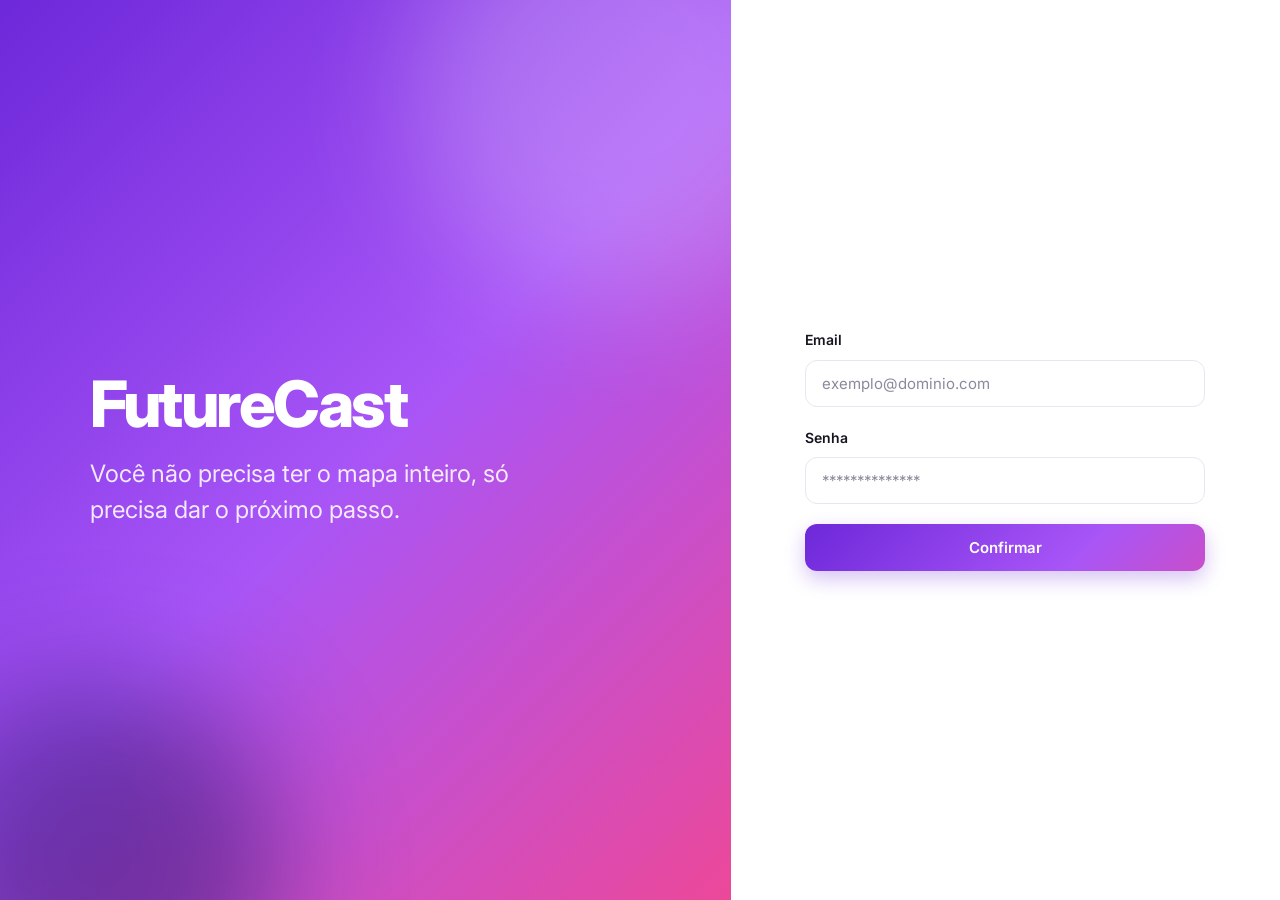
<file: index.html>
<!DOCTYPE html>
<html lang="pt-br">
<head>
  <meta charset="UTF-8">
  <meta name="viewport" content="width=device-width, initial-scale=1.0">
  <title>FutureCast</title>
  <link rel="preconnect" href="https://fonts.googleapis.com">
  <link rel="preconnect" href="https://fonts.gstatic.com" crossorigin>
  <link href="https://fonts.googleapis.com/css2?family=Inter:wght@400;500;600;700;800&display=swap" rel="stylesheet">
  <meta name="theme-color" content="#6d28d9">
  <link rel="stylesheet" href="src/styles/style.css">
</head>
<body>
  <div class="container">
    <div class="lado-esquerdo">
      <div class="conteudo-auxiliar">
        <h1 id="nome-login">FutureCast</h1>
        <h2 id="login-h2">Você não precisa ter o mapa inteiro, só precisa dar o próximo passo.</h2>
      </div>
    </div>

    <div class="lado-direito">
      <form id="form-login" novalidate>
        <fieldset class="fieldset-login">

          <div class="form-inicio">
            <label for="user-email">Email</label>
            <input
              type="email"
              id="user-email"
              name="email"
              placeholder="exemplo@dominio.com"
              required
            >
          </div>

          <div class="form-inicio">
            <label for="user-password">Senha</label>
            <input
              type="password"
              id="user-password"
              name="password"
              placeholder="**************"
              required
              minlength="6"
            >
          </div>

          <button type="submit" id="criar-conta">Confirmar</button>

        </fieldset>
      </form>
    </div>
  </div>

  <script src="src/scripts/config.js"></script>
  <script src="src/scripts/db.js" defer></script>

  <script src="src/scripts/login.js" defer></script>
</body>
</html>
</file>
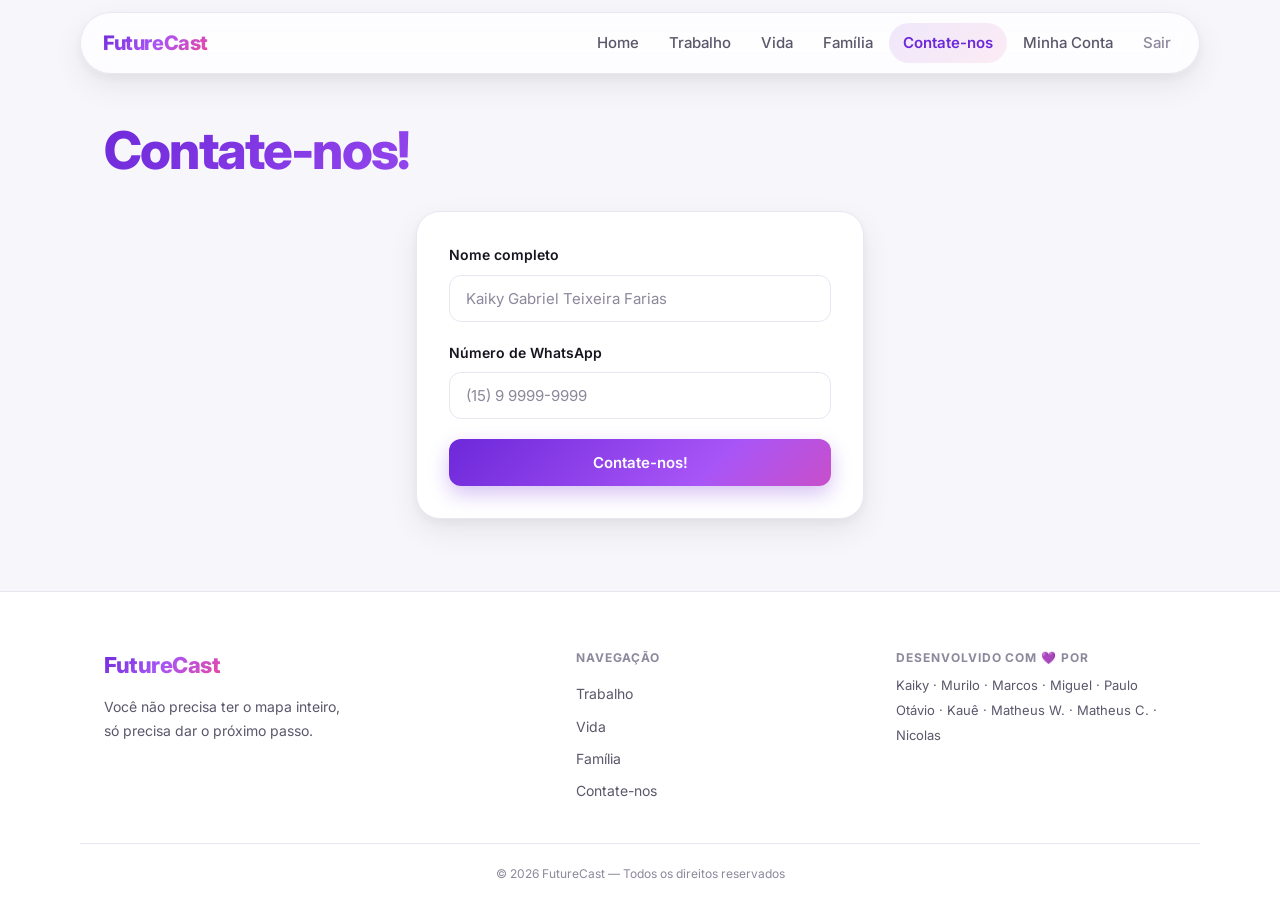
<file: contato.html>
<!DOCTYPE html>
<html lang="pt-br">
<head>
  <meta charset="UTF-8">
  <meta name="viewport" content="width=device-width, initial-scale=1.0">
  <title>Contate-nos – FutureCast</title>
  <link rel="preconnect" href="https://fonts.googleapis.com">
  <link rel="preconnect" href="https://fonts.gstatic.com" crossorigin>
  <link href="https://fonts.googleapis.com/css2?family=Inter:wght@400;500;600;700;800&display=swap" rel="stylesheet">
  <meta name="theme-color" content="#6d28d9">
  <link rel="stylesheet" href="src/styles/style.css">
</head>
<body>

  <header>
    <nav>
      <div class="nav-esquerda">
        <a class="logo" href="home.html">FutureCast</a>
      </div>
      <button class="hamburger" id="hamburger" aria-label="Menu">
        <span></span><span></span><span></span>
      </button>
      <div class="nav-links" id="nav-links">
        <a class="navegacao" href="home.html">Home</a>
        <a class="navegacao" href="Trabalho.html">Trabalho</a>
        <a class="navegacao" href="Vida.html">Vida</a>
        <a class="navegacao" href="Familia.html">Família</a>
        <a class="navegacao" href="contato.html">Contate-nos</a>
        <a class="navegacao" href="minha-conta.html">Minha Conta</a>
        <a class="navegacao" href="index.html">Sair</a>
      </div>
    </nav>
  </header>

  <h1 class="titulo-principal">Contate-nos!</h1>
  <hr>

  <div class="container-contato">
    <form class="form-contate" id="form-contato" novalidate>
      <fieldset class="fieldset-contate-nos">
        <div class="form-inicio">
          <label class="label-contato" for="campo-nome">Nome completo</label>
          <input type="text" id="campo-nome" name="nome" placeholder="Kaiky Gabriel Teixeira Farias" required>
        </div>
        <div class="form-inicio">
          <label class="label-contato" for="campo-whatsapp">Número de WhatsApp</label>
          <input type="tel" id="campo-whatsapp" name="whatsapp" placeholder="(15) 9 9999-9999" required>
        </div>
        <button type="submit" id="criar-conta">Contate-nos!</button>
        <p id="msg-feedback" style="display:none; margin-top: 0.75rem; font-size: 0.9rem;"></p>
      </fieldset>
    </form>
  </div>

    <footer class="rodape-wrapper">
    <div class="rodape">
      <div class="rodape-marca">
        <span class="rodape-logo">FutureCast</span>
        <p class="rodape-slogan">Você não precisa ter o mapa inteiro,<br>só precisa dar o próximo passo.</p>
      </div>
      <div class="rodape-nav">
        <span class="rodape-nav-titulo">Navegação</span>
        <a href="Trabalho.html">Trabalho</a>
        <a href="Vida.html">Vida</a>
        <a href="Familia.html">Família</a>
        <a href="contato.html">Contate-nos</a>
      </div>
      <div class="rodape-equipe">
        <span class="rodape-equipe-titulo">Desenvolvido com 💜 por</span>
        <p class="rodape-nomes">Kaiky · Murilo · Marcos · Miguel · Paulo<br>Otávio · Kauê · Matheus W. · Matheus C. · Nicolas</p>
      </div>
    </div>
    <div class="rodape-bottom">© 2026 FutureCast — Todos os direitos reservados</div>
  </footer>

  <script src="src/scripts/config.js"></script>
  <script src="src/scripts/db.js" defer></script>

  <script src="src/scripts/interacoes.js" defer></script>
  <script src="src/scripts/contato.js" defer></script>
</body>
</html>
</file>
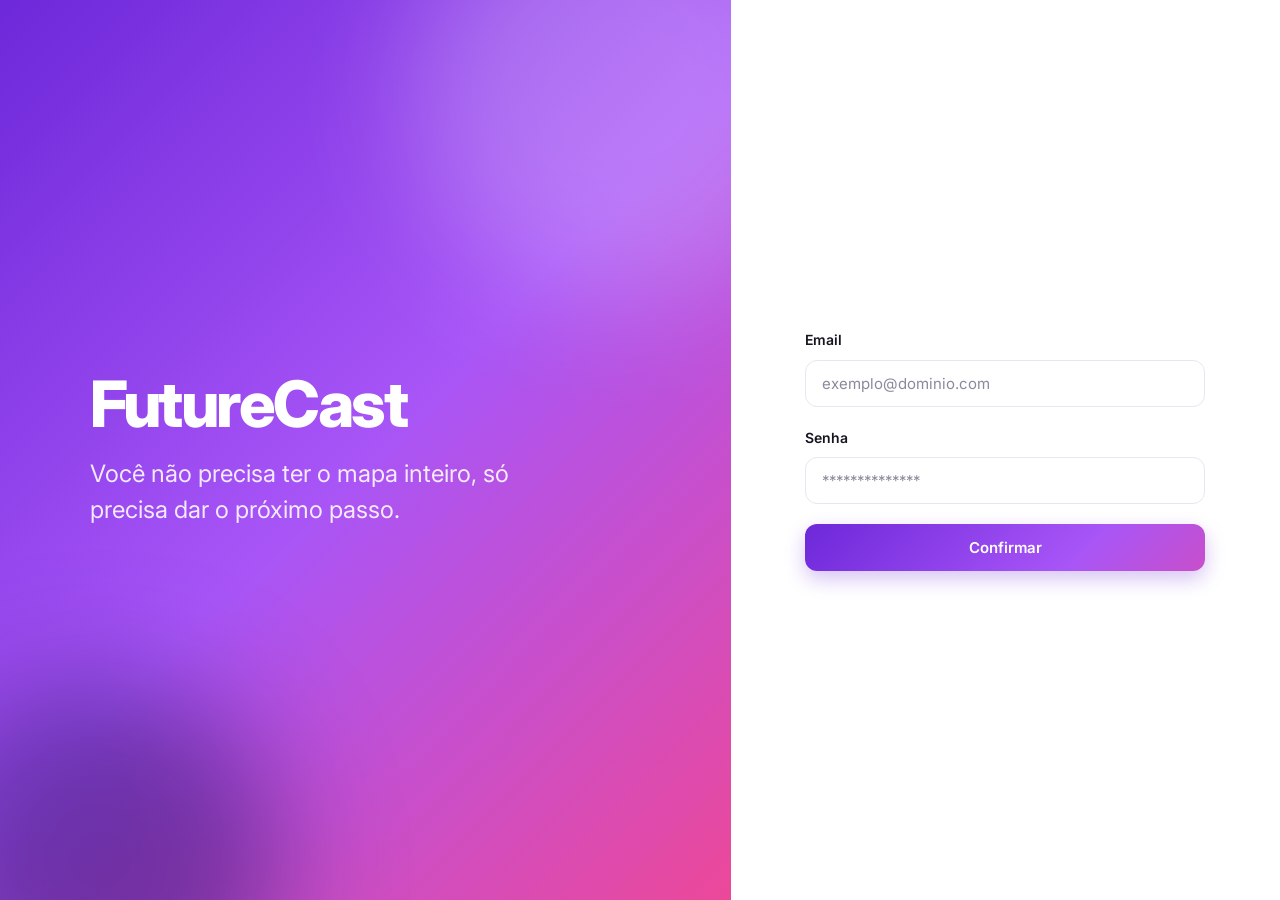
<file: minha-conta.html>
<!DOCTYPE html>
<html lang="pt-br">
<head>
  <meta charset="UTF-8">
  <meta name="viewport" content="width=device-width, initial-scale=1.0">
  <title>Minha Conta – FutureCast</title>
  <link rel="preconnect" href="https://fonts.googleapis.com">
  <link rel="preconnect" href="https://fonts.gstatic.com" crossorigin>
  <link href="https://fonts.googleapis.com/css2?family=Inter:wght@400;500;600;700;800&display=swap" rel="stylesheet">
  <meta name="theme-color" content="#6d28d9">
  <link rel="stylesheet" href="src/styles/style.css">
</head>
<body>

  <header>
    <nav>
      <div class="nav-esquerda">
        <a class="logo" href="home.html">FutureCast</a>
      </div>
      <button class="hamburger" id="hamburger" aria-label="Menu">
        <span></span><span></span><span></span>
      </button>
      <div class="nav-links" id="nav-links">
        <a class="navegacao" href="home.html">Home</a>
        <a class="navegacao" href="Trabalho.html">Trabalho</a>
        <a class="navegacao" href="Vida.html">Vida</a>
        <a class="navegacao" href="Familia.html">Família</a>
        <a class="navegacao" href="contato.html">Contate-nos</a>
        <a class="navegacao" href="minha-conta.html">Minha Conta</a>
        <a class="navegacao" href="index.html">Sair</a>
      </div>
    </nav>
  </header>

  <h1 class="titulo-principal">Minha Conta</h1>
  <hr>

  <main class="conta-wrapper">

    <div class="avatar-section">
      <div class="avatar-grande">
        <img id="preview-foto" src="" alt="" style="display:none;">
      </div>
      <div class="avatar-info">
        <strong id="nome-exibicao">Carregando…</strong>
        <small id="email-exibicao">—</small>
      </div>
    </div>

    <div id="msg-feedback" class="msg-feedback"></div>

    <form class="conta-form" id="form-conta">

      <span class="secao-titulo">Informações pessoais</span>

      <div class="campo-grupo">
        <label for="campo-nome">Nome</label>
        <input type="text" id="campo-nome" placeholder="Seu nome" required>
      </div>

      <div class="campo-grupo">
        <label for="campo-email">E-mail</label>
        <input type="email" id="campo-email" disabled>
      </div>

      <div class="campo-grupo">
        <label for="campo-telefone">Telefone</label>
        <input type="tel" id="campo-telefone" placeholder="11999998888">
      </div>

      <div class="campo-grupo">
        <label for="campo-foto">URL da foto de perfil</label>
        <input type="url" id="campo-foto" placeholder="https://exemplo.com/foto.jpg">
        <span class="dica">Cole o link de uma imagem para usar como foto.</span>
      </div>

      <hr class="divisor">

      <span class="secao-titulo">Alterar senha <small style="font-weight:400;font-size:.82rem;">(deixe em branco para não mudar)</small></span>

      <div class="campo-grupo">
        <label for="campo-nova-senha">Nova senha</label>
        <input type="password" id="campo-nova-senha" placeholder="••••••••" minlength="6">
      </div>

      <div class="campo-grupo">
        <label for="campo-confirmar-senha">Confirmar nova senha</label>
        <input type="password" id="campo-confirmar-senha" placeholder="••••••••">
      </div>

      <button type="submit" id="btn-salvar">Salvar alterações</button>

    </form>
  </main>

  <footer class="rodape-wrapper">
    <div class="rodape">
      <div class="rodape-marca">
        <span class="rodape-logo">FutureCast</span>
        <p class="rodape-slogan">Você não precisa ter o mapa inteiro,<br>só precisa dar o próximo passo.</p>
      </div>
      <div class="rodape-nav">
        <span class="rodape-nav-titulo">Navegação</span>
        <a href="Trabalho.html">Trabalho</a>
        <a href="Vida.html">Vida</a>
        <a href="Familia.html">Família</a>
        <a href="contato.html">Contate-nos</a>
      </div>
      <div class="rodape-equipe">
        <span class="rodape-equipe-titulo">Desenvolvido com 💜 por</span>
        <p class="rodape-nomes">Kaiky · Murilo · Marcos · Miguel · Paulo<br>Otávio · Kauê · Matheus W. · Matheus C. · Nicolas</p>
      </div>
    </div>
    <div class="rodape-bottom">© 2026 FutureCast — Todos os direitos reservados</div>
  </footer>

  <script src="src/scripts/config.js"></script>
  <script src="src/scripts/db.js" defer></script>

  <script src="src/scripts/minha-conta.js" defer></script>
  <script src="src/scripts/interacoes.js" defer></script>

</body>
</html>
</file>
<file: src/styles/style.css>
/* ==========================================================================
   FutureCast — design system
   ========================================================================== */

:root {
    --brand-1: #6d28d9;
    --brand-2: #ec4899;
    --brand-grad: linear-gradient(135deg, #6d28d9 0%, #a855f7 50%, #ec4899 100%);
    --brand-grad-soft: linear-gradient(135deg, rgba(109,40,217,.10), rgba(236,72,153,.10));

    --bg: #f7f7fb;
    --surface: #ffffff;
    --surface-2: #f3f2f9;
    --border: #e8e6f1;
    --text: #17141f;
    --text-2: #5b576b;
    --text-3: #8d889c;
    --accent: #6d28d9;
    --danger: #e5484d;
    --success-bg: #e8f7ee;
    --success-fg: #1f7a45;
    --danger-bg: #fdecec;
    --danger-fg: #b42318;

    --radius-sm: 10px;
    --radius: 16px;
    --radius-lg: 24px;
    --shadow-sm: 0 1px 2px rgba(23,20,31,.04), 0 1px 3px rgba(23,20,31,.06);
    --shadow: 0 4px 12px rgba(23,20,31,.05), 0 12px 32px rgba(23,20,31,.07);
    --shadow-lg: 0 24px 60px rgba(60,20,120,.22);
    --ring: 0 0 0 4px rgba(109,40,217,.16);

    --font: 'Inter', system-ui, -apple-system, 'Segoe UI', Roboto, sans-serif;
    --ease: cubic-bezier(.2,.7,.2,1);
}

@media (prefers-color-scheme: dark) {
    :root {
        --bg: #0e0c14;
        --surface: #17141f;
        --surface-2: #1f1b2a;
        --border: #2a2536;
        --text: #f4f2fa;
        --text-2: #b3aec4;
        --text-3: #7d788f;
        --accent: #b794f6;
        --success-bg: rgba(52,199,110,.14);
        --success-fg: #6ee7a0;
        --danger-bg: rgba(229,72,77,.14);
        --danger-fg: #ff9b9e;
        --shadow-sm: 0 1px 2px rgba(0,0,0,.4);
        --shadow: 0 8px 28px rgba(0,0,0,.45);
        --ring: 0 0 0 4px rgba(183,148,246,.22);
    }
}

*, *::before, *::after { box-sizing: border-box; }

html { scroll-behavior: smooth; }

body {
    margin: 0;
    background: var(--bg);
    color: var(--text);
    font-family: var(--font);
    font-size: 16px;
    line-height: 1.6;
    text-align: left;
    -webkit-font-smoothing: antialiased;
    overflow-x: hidden;
}

img { max-width: 100%; }

:focus-visible { outline: 2px solid var(--accent); outline-offset: 2px; }

@media (prefers-reduced-motion: reduce) {
    *, *::before, *::after { animation: none !important; transition: none !important; scroll-behavior: auto !important; }
}

/* ==========================================================================
   Navegação
   ========================================================================== */

header {
    position: sticky;
    top: 0;
    z-index: 1000;
    padding: 12px 16px 0;
}

nav {
    position: relative;
    display: flex;
    align-items: center;
    max-width: 1120px;
    margin: 0 auto;
    padding: 10px 14px 10px 22px;
    background: color-mix(in srgb, var(--surface) 78%, transparent);
    -webkit-backdrop-filter: saturate(180%) blur(18px);
    backdrop-filter: saturate(180%) blur(18px);
    border: 1px solid var(--border);
    border-radius: 999px;
    box-shadow: var(--shadow);
    font-size: 15px;
}

.nav-esquerda {
    display: flex;
    align-items: center;
    gap: 14px;
    margin-right: auto;
    min-width: 0;
}

.logo {
    font-weight: 800;
    font-size: 20px;
    letter-spacing: -.02em;
    text-decoration: none;
    background: var(--brand-grad);
    -webkit-background-clip: text;
    background-clip: text;
    -webkit-text-fill-color: transparent;
    transition: opacity .2s;
}
.logo:hover { opacity: .8; }

.nav-saudacao {
    font-size: 13px;
    color: var(--text-2);
    white-space: nowrap;
    overflow: hidden;
    text-overflow: ellipsis;
    padding: 4px 12px;
    background: var(--surface-2);
    border-radius: 999px;
}

.nav-links {
    display: flex;
    align-items: center;
    gap: 2px;
}

.navegacao, .navegacao-login {
    color: var(--text-2);
    text-decoration: none;
    font-weight: 500;
    padding: 8px 14px;
    border-radius: 999px;
    transition: color .2s, background .2s;
}
.navegacao:hover, .navegacao-login:hover { color: var(--text); background: var(--surface-2); }
.navegacao[aria-current="page"] { color: var(--accent); background: var(--brand-grad-soft); font-weight: 600; }
.nav-links .navegacao:last-child { color: var(--text-3); }
.nav-links .navegacao:last-child:hover { color: var(--danger); background: var(--danger-bg); }

.hamburger {
    display: none;
    flex-direction: column;
    justify-content: center;
    align-items: center;
    gap: 5px;
    width: 40px;
    height: 40px;
    padding: 0;
    margin-left: auto;
    flex-shrink: 0;
    background: var(--surface-2);
    border: none;
    border-radius: 50%;
    cursor: pointer;
    transition: background .2s;
}
.hamburger:hover { background: var(--border); }
.hamburger span {
    display: block;
    width: 18px;
    height: 2px;
    background: var(--text);
    border-radius: 2px;
    transition: transform .3s var(--ease), opacity .2s;
    pointer-events: none;
}
.hamburger.ativo span:nth-child(1) { transform: translateY(7px) rotate(45deg); }
.hamburger.ativo span:nth-child(2) { opacity: 0; transform: scaleX(0); }
.hamburger.ativo span:nth-child(3) { transform: translateY(-7px) rotate(-45deg); }

@keyframes slideDown {
    from { opacity: 0; transform: translateY(-8px); }
    to   { opacity: 1; transform: translateY(0); }
}

/* ==========================================================================
   Títulos de página
   ========================================================================== */

h1 {
    margin: 0;
    font-family: var(--font);
    text-align: left;
}

.titulo-principal {
    max-width: 1120px;
    margin: 48px auto 8px;
    padding: 0 24px;
    font-size: clamp(2rem, 5vw, 3.25rem);
    font-weight: 800;
    line-height: 1.1;
    letter-spacing: -.035em;
    background: var(--brand-grad);
    -webkit-background-clip: text;
    background-clip: text;
    -webkit-text-fill-color: transparent;
    animation: aparecer-card .6s var(--ease) both;
}

body > hr, hr:not(.divisor) { display: none; }
body > br { display: none; }

/* ==========================================================================
   Login (index.html)
   ========================================================================== */

.container {
    display: flex;
    min-height: 100vh;
    margin: 0;
}

.lado-esquerdo {
    position: relative;
    flex: 1.1;
    display: flex;
    flex-direction: column;
    justify-content: center;
    padding: 64px clamp(32px, 7vw, 96px);
    background: var(--brand-grad);
    color: #fff;
    overflow: hidden;
}
.lado-esquerdo::before,
.lado-esquerdo::after {
    content: '';
    position: absolute;
    border-radius: 50%;
    filter: blur(60px);
    pointer-events: none;
}
.lado-esquerdo::before { width: 420px; height: 420px; top: -120px; right: -100px; background: rgba(255,255,255,.22); }
.lado-esquerdo::after  { width: 360px; height: 360px; bottom: -140px; left: -80px; background: rgba(30,10,90,.45); }

.conteudo-auxiliar { position: relative; z-index: 1; max-width: 560px; }

#nome-login {
    margin: 0;
    padding: 0;
    font-size: clamp(2.5rem, 6vw, 4rem);
    font-weight: 800;
    letter-spacing: -.04em;
    line-height: 1;
    color: #fff;
    animation: aparecer-card .7s var(--ease) both;
}
#login-h2 {
    margin: 20px 0 0;
    font-size: clamp(1.1rem, 2.2vw, 1.5rem);
    font-weight: 400;
    line-height: 1.5;
    color: rgba(255,255,255,.88);
    max-width: 440px;
    animation: aparecer-card .7s .12s var(--ease) both;
}

.lado-direito {
    flex: 1;
    display: flex;
    align-items: center;
    justify-content: center;
    padding: 32px 24px;
    background: var(--surface);
}

.fieldset-login, .fieldset-contate-nos { border: none; margin: 0; padding: 0; min-width: 0; }

form#form-login,
form.form-contate {
    width: 100%;
    max-width: 400px;
    margin: 0 auto;
    animation: aparecer-card .6s var(--ease) both;
}

form#form-login .form-inicio,
form.form-contate .form-inicio {
    display: flex;
    flex-direction: column;
    margin-bottom: 20px;
    text-align: left;
}
form#form-login label,
form.form-contate label {
    display: block;
    margin-bottom: 8px;
    font-size: 14px;
    font-weight: 600;
    color: var(--text);
}

/* Campos de formulário (login, contato, conta, modal) */
form#form-login input,
form.form-contate input,
.campo-grupo input,
.modal-campo input,
.modal-campo textarea {
    display: block;
    width: 100%;
    padding: 13px 16px;
    font-family: var(--font);
    font-size: 15px;
    color: var(--text);
    background: var(--surface);
    border: 1.5px solid var(--border);
    border-radius: 12px;
    outline: none;
    transition: border-color .2s, box-shadow .2s, background .2s;
}
form#form-login input::placeholder,
form.form-contate input::placeholder,
.campo-grupo input::placeholder,
.modal-campo input::placeholder,
.modal-campo textarea::placeholder { color: var(--text-3); }
form#form-login input:focus,
form.form-contate input:focus,
.campo-grupo input:focus,
.modal-campo input:focus,
.modal-campo textarea:focus { border-color: var(--accent); box-shadow: var(--ring); }
.campo-grupo input:disabled { background: var(--surface-2); color: var(--text-3); cursor: not-allowed; }

/* Botão principal */
#criar-conta,
#btn-salvar,
.btn-publicar {
    display: block;
    width: 100%;
    padding: 14px 20px;
    font-family: var(--font);
    font-size: 15px;
    font-weight: 600;
    color: #fff;
    background: var(--brand-grad);
    background-size: 140% 100%;
    background-position: 0 0;
    border: none;
    border-radius: 12px;
    cursor: pointer;
    box-shadow: 0 8px 20px rgba(109,40,217,.28);
    transition: transform .2s var(--ease), box-shadow .2s, background-position .4s;
}
#criar-conta:hover,
#btn-salvar:hover,
.btn-publicar:hover { transform: translateY(-2px); box-shadow: 0 12px 28px rgba(109,40,217,.38); background-position: 100% 0; }
#criar-conta:active,
#btn-salvar:active,
.btn-publicar:active { transform: translateY(0); }
#criar-conta:disabled,
#btn-salvar:disabled,
.btn-publicar:disabled { opacity: .65; cursor: not-allowed; transform: none; box-shadow: none; }

/* ==========================================================================
   Contato
   ========================================================================== */

.container-contato {
    display: flex;
    justify-content: center;
    max-width: 480px;
    margin: 32px auto 0;
    padding: 0 16px;
}
.container-contato form.form-contate {
    max-width: none;
    padding: 32px;
    background: var(--surface);
    border: 1px solid var(--border);
    border-radius: var(--radius-lg);
    box-shadow: var(--shadow);
}
.label-contato { font-size: 14px; }
#msg-feedback { text-align: center; }

/* ==========================================================================
   Feed e cards
   ========================================================================== */

.feed {
    display: grid;
    grid-template-columns: repeat(auto-fill, minmax(min(100%, 340px), 1fr));
    gap: 24px;
    align-items: stretch;
    max-width: 1120px;
    margin: 32px auto 0;
    padding: 0 24px 120px;
}

.card-wrapper {
    display: flex;
    flex-direction: column;
    position: relative;
    min-width: 0;
    animation: aparecer-card .5s var(--ease) both;
}
.card-wrapper:has(.secao-comentarios:not([hidden])) { z-index: 30; }

.card {
    flex: 1 1 auto;
    display: flex;
    flex-direction: column;
    background: var(--surface);
    border: 1px solid var(--border);
    border-radius: var(--radius);
    box-shadow: var(--shadow-sm);
    overflow: hidden;
    transition: transform .3s var(--ease), box-shadow .3s var(--ease), border-color .3s;
}
.card:hover { transform: translateY(-4px); box-shadow: var(--shadow); border-color: color-mix(in srgb, var(--accent) 30%, var(--border)); }

.card .header {
    display: flex;
    align-items: center;
    gap: 12px;
    padding: 16px 18px 12px;
}
.card .avatar {
    flex-shrink: 0;
    width: 40px;
    height: 40px;
    border-radius: 50%;
    background: var(--brand-grad);
    padding: 2px;
    overflow: hidden;
}
.avatar img { width: 100%; height: 100%; object-fit: cover; border-radius: 50%; background: var(--surface); }
.card .pessoa { font-size: 14px; font-weight: 600; color: var(--text); }

.card .imagem { width: 100%; aspect-ratio: 16 / 10; overflow: hidden; background: var(--surface-2); }
.card .imagem img { display: block; width: 100%; height: 100%; object-fit: cover; transition: transform .6s var(--ease); }
.card:hover .imagem img { transform: scale(1.04); }

.card .conteudo { flex: 1 1 auto; padding: 18px 18px 8px; }
.card .conteudo .titulo {
    margin: 0 0 8px;
    font-size: 18px;
    font-weight: 700;
    line-height: 1.3;
    letter-spacing: -.015em;
    color: var(--text);
}
.card .conteudo .descricao { margin: 0 0 14px; font-size: 14px; line-height: 1.65; color: var(--text-2); }
.card .conteudo h3:not(.titulo) {
    display: inline-block;
    margin: 4px 0 6px;
    padding: 3px 10px;
    font-size: 11px;
    font-weight: 700;
    letter-spacing: .06em;
    text-transform: uppercase;
    color: var(--accent);
    background: var(--brand-grad-soft);
    border-radius: 999px;
}
.card .conteudo p { margin: 0; font-size: 14px; line-height: 1.65; color: var(--text-2); }
.card .conteudo h3:not(.titulo) + p { display: block; }

.card .footer {
    display: flex;
    align-items: center;
    gap: 4px;
    margin-top: auto;
    padding: 8px 12px 12px;
    border-top: 1px solid var(--border);
}
.card .footer span { font-size: 13px; color: var(--text-2); }
.card .footer span a { color: var(--text-2); text-decoration: none; padding: 6px 10px; border-radius: 8px; }
.card .footer span a:hover { color: var(--accent); background: var(--surface-2); }

.btn-curtir,
.btn-comentar,
.btn-compartilhar {
    all: unset;
    box-sizing: border-box;
    display: inline-flex;
    align-items: center;
    gap: 4px;
    padding: 7px 12px;
    font-family: var(--font);
    font-size: 13px;
    font-weight: 500;
    line-height: 1;
    color: var(--text-2);
    border-radius: 999px;
    cursor: pointer;
    transition: color .2s, background .2s, transform .15s var(--ease);
}
.btn-curtir:hover,
.btn-comentar:hover,
.btn-compartilhar:hover { color: var(--accent); background: var(--surface-2); }
.btn-curtir:focus-visible,
.btn-comentar:focus-visible,
.btn-compartilhar:focus-visible { outline: 2px solid var(--accent); outline-offset: 1px; }

@keyframes aparecer-card {
    from { opacity: 0; transform: translateY(12px); }
    to   { opacity: 1; transform: translateY(0); }
}

/* Comentários */
.secao-comentarios {
    position: absolute;
    top: calc(100% + 8px);
    left: 0;
    right: 0;
    z-index: 10;
    display: flex;
    flex-direction: column;
    gap: 10px;
    padding: 14px 16px;
    text-align: left;
    background: var(--surface);
    border: 1px solid var(--border);
    border-radius: var(--radius);
    box-shadow: var(--shadow);
    animation: aparecer-card .3s var(--ease);
}
.secao-comentarios[hidden] { display: none; }

.lista-comentarios {
    display: flex;
    flex-direction: column;
    gap: 8px;
    max-height: 220px;
    overflow-y: auto;
}
.sem-comentarios { margin: 0; font-size: 13px; color: var(--text-3); text-align: center; padding: 8px 0; }
.item-comentario {
    display: flex;
    flex-direction: column;
    gap: 2px;
    padding: 10px 14px;
    font-size: 13.5px;
    background: var(--surface-2);
    border-radius: 14px 14px 14px 4px;
}
.autor-comentario { font-size: 12px; font-weight: 700; color: var(--accent); }
.texto-comentario { color: var(--text); word-break: break-word; }
.data-comentario { font-size: 11px; color: var(--text-3); }

.form-comentario { display: flex; gap: 8px; margin-top: 2px; }
.input-comentario {
    all: unset;
    box-sizing: border-box;
    flex: 1;
    min-width: 0;
    padding: 10px 16px;
    font-family: var(--font);
    font-size: 14px;
    color: var(--text);
    background: var(--surface);
    border: 1.5px solid var(--border);
    border-radius: 999px;
    transition: border-color .2s, box-shadow .2s;
}
.input-comentario::placeholder { color: var(--text-3); }
.input-comentario:focus { border-color: var(--accent); box-shadow: var(--ring); }
.input-comentario.erro { border-color: var(--danger); }

.btn-enviar-comentario {
    all: unset;
    box-sizing: border-box;
    padding: 10px 18px;
    font-family: var(--font);
    font-size: 13px;
    font-weight: 600;
    color: #fff;
    white-space: nowrap;
    background: var(--brand-grad);
    border-radius: 999px;
    cursor: pointer;
    transition: opacity .2s, transform .2s var(--ease);
}
.btn-enviar-comentario:hover { opacity: .9; transform: translateY(-1px); }
.btn-enviar-comentario:focus-visible { outline: 2px solid var(--accent); outline-offset: 2px; }

/* ==========================================================================
   Botão flutuante + modal de publicação
   ========================================================================== */

.btn-novo-post {
    position: fixed;
    bottom: 28px;
    right: 28px;
    z-index: 900;
    display: none;
    align-items: center;
    gap: 8px;
    padding: 14px 26px;
    font-family: var(--font);
    font-size: 15px;
    font-weight: 600;
    color: #fff;
    background: var(--brand-grad);
    border: none;
    border-radius: 999px;
    box-shadow: 0 10px 30px rgba(109,40,217,.45);
    cursor: pointer;
    transition: transform .25s var(--ease), box-shadow .25s;
}
.btn-novo-post.visivel { display: flex; }
.btn-novo-post:hover { transform: translateY(-3px); box-shadow: 0 16px 38px rgba(109,40,217,.55); }

.modal-overlay {
    display: none;
    position: fixed;
    inset: 0;
    z-index: 1100;
    align-items: center;
    justify-content: center;
    padding: 16px;
    background: rgba(14,8,28,.55);
    -webkit-backdrop-filter: blur(6px);
    backdrop-filter: blur(6px);
}
.modal-overlay.ativo { display: flex; animation: fade .2s ease; }

@keyframes fade { from { opacity: 0; } to { opacity: 1; } }

.modal-card {
    width: 100%;
    max-width: 500px;
    max-height: calc(100vh - 32px);
    overflow-y: auto;
    padding: 28px 28px 30px;
    text-align: left;
    background: var(--surface);
    border: 1px solid var(--border);
    border-radius: var(--radius-lg);
    box-shadow: var(--shadow-lg);
    animation: aparecer-modal .3s var(--ease);
}
@keyframes aparecer-modal {
    from { opacity: 0; transform: scale(.96) translateY(12px); }
    to   { opacity: 1; transform: scale(1) translateY(0); }
}

.modal-header { display: flex; align-items: center; justify-content: space-between; margin-bottom: 22px; }
.modal-titulo { margin: 0; font-size: 22px; font-weight: 800; letter-spacing: -.02em; color: var(--text); }
.modal-fechar {
    display: grid;
    place-items: center;
    width: 36px;
    height: 36px;
    padding: 0;
    font-size: 16px;
    line-height: 1;
    color: var(--text-2);
    background: var(--surface-2);
    border: none;
    border-radius: 50%;
    cursor: pointer;
    transition: background .2s, color .2s;
}
.modal-fechar:hover { background: var(--border); color: var(--text); }

.modal-campo { display: flex; flex-direction: column; gap: 6px; margin-bottom: 18px; }
.modal-campo label { display: block; margin: 0; font-size: 13px; font-weight: 600; color: var(--text); }
.modal-campo textarea { resize: vertical; min-height: 96px; }
.modal-campo input.erro { border-color: var(--danger); }
.obrigatorio { color: var(--danger); }
#preview-imagem { border-radius: 12px !important; border: 1px solid var(--border); }

/* ==========================================================================
   Minha conta
   ========================================================================== */

.conta-wrapper {
    display: block;
    max-width: 560px;
    margin: 32px auto 0;
    padding: 32px;
    background: var(--surface);
    border: 1px solid var(--border);
    border-radius: var(--radius-lg);
    box-shadow: var(--shadow);
    animation: aparecer-card .5s var(--ease) both;
}

.avatar-section {
    display: flex;
    align-items: center;
    gap: 18px;
    margin-bottom: 28px;
    padding-bottom: 24px;
    border-bottom: 1px solid var(--border);
}
.avatar-grande {
    display: flex;
    align-items: center;
    justify-content: center;
    flex-shrink: 0;
    width: 84px;
    height: 84px;
    border-radius: 50%;
    background: var(--brand-grad);
    border: 3px solid var(--surface);
    box-shadow: 0 0 0 2px var(--accent), var(--shadow-sm);
    overflow: hidden;
}
.avatar-grande img { width: 100%; height: 100%; object-fit: cover; }
.avatar-info strong { display: block; font-size: 1.15rem; font-weight: 700; letter-spacing: -.01em; }
.avatar-info small { color: var(--text-3); font-size: .875rem; }

.conta-form { display: flex; flex-direction: column; gap: 18px; }
.campo-grupo { display: flex; flex-direction: column; gap: 6px; }
.campo-grupo label { display: block; font-size: 13px; font-weight: 600; color: var(--text); }
.campo-grupo .dica { display: block; font-size: 12px; color: var(--text-3); }

hr.divisor { display: block; border: none; border-top: 1px solid var(--border); margin: 6px 0; }
.secao-titulo { display: block; font-size: 1rem; font-weight: 700; letter-spacing: -.01em; color: var(--text); }
.secao-titulo small { color: var(--text-3); }
#btn-salvar { margin-top: 6px; }

.msg-feedback {
    display: none;
    margin-bottom: 18px;
    padding: 12px 16px;
    font-size: .9rem;
    font-weight: 500;
    border-radius: 12px;
}
.msg-feedback.sucesso { background: var(--success-bg); color: var(--success-fg); }
.msg-feedback.erro    { background: var(--danger-bg);  color: var(--danger-fg); }

/* ==========================================================================
   Rodapé
   ========================================================================== */

.rodape-wrapper {
    margin-top: 72px;
    background: var(--surface);
    border-top: 1px solid var(--border);
}
.rodape {
    display: flex;
    flex-wrap: wrap;
    justify-content: space-between;
    align-items: flex-start;
    gap: 40px;
    max-width: 1120px;
    margin: 0 auto;
    padding: 56px 24px 40px;
    color: var(--text);
}
.rodape-marca { max-width: 280px; }
.rodape-logo {
    display: block;
    margin-bottom: 12px;
    font-size: 22px;
    font-weight: 800;
    letter-spacing: -.02em;
    background: var(--brand-grad);
    -webkit-background-clip: text;
    background-clip: text;
    -webkit-text-fill-color: transparent;
    width: fit-content;
}
.rodape-slogan { margin: 0; font-size: 14px; line-height: 1.7; color: var(--text-2); }

.rodape-nav { display: flex; flex-direction: column; gap: 10px; }
.rodape-nav-titulo,
.rodape-equipe-titulo {
    display: block;
    margin-bottom: 6px;
    font-size: 12px;
    font-weight: 700;
    letter-spacing: .08em;
    text-transform: uppercase;
    color: var(--text-3);
}
.rodape-nav a {
    width: fit-content;
    font-size: 14px;
    color: var(--text-2);
    text-decoration: none;
    transition: color .2s, transform .2s var(--ease);
}
.rodape-nav a:hover { color: var(--accent); transform: translateX(3px); }

.rodape-equipe { max-width: 280px; }
.rodape-nomes { margin: 0; font-size: 13px; line-height: 1.9; color: var(--text-2); }

.rodape-bottom {
    max-width: 1120px;
    margin: 0 auto;
    padding: 20px 24px 28px;
    font-size: 12px;
    text-align: center;
    color: var(--text-3);
    border-top: 1px solid var(--border);
}

/* ==========================================================================
   Responsivo
   ========================================================================== */

@media (max-width: 768px) {
    header { padding: 8px 12px 0; }
    nav { padding: 8px 8px 8px 18px; }
    .hamburger { display: flex; }

    .nav-saudacao { max-width: 38vw; }

    .nav-links {
        display: none;
        position: absolute;
        top: calc(100% + 8px);
        left: 0;
        right: 0;
        flex-direction: column;
        align-items: stretch;
        gap: 2px;
        padding: 10px;
        background: var(--surface);
        border: 1px solid var(--border);
        border-radius: var(--radius);
        box-shadow: var(--shadow);
        animation: slideDown .25s var(--ease);
    }
    .nav-links.aberto { display: flex; }
    .nav-links .navegacao { padding: 12px 16px; font-size: 16px; border-radius: 12px; }

    .titulo-principal { margin-top: 32px; padding: 0 20px; }

    .container { flex-direction: column; min-height: 100vh; }
    .lado-esquerdo { flex: none; padding: 56px 24px 48px; }
    .lado-direito { flex: 1; align-items: flex-start; padding: 36px 20px 48px; }

    .feed { padding: 0 16px 120px; gap: 20px; margin-top: 24px; }

    .container-contato { margin-top: 24px; }
    .container-contato form.form-contate { padding: 24px 20px; }

    .conta-wrapper { margin: 24px 16px 0; padding: 24px 20px; }

    .rodape { flex-direction: column; gap: 32px; padding: 44px 24px 32px; }
    .rodape-marca, .rodape-equipe { max-width: 100%; }

    .btn-novo-post { bottom: 20px; right: 20px; padding: 13px 22px; font-size: 14px; }
    .modal-card { padding: 22px 20px 24px; }
}
</file>
